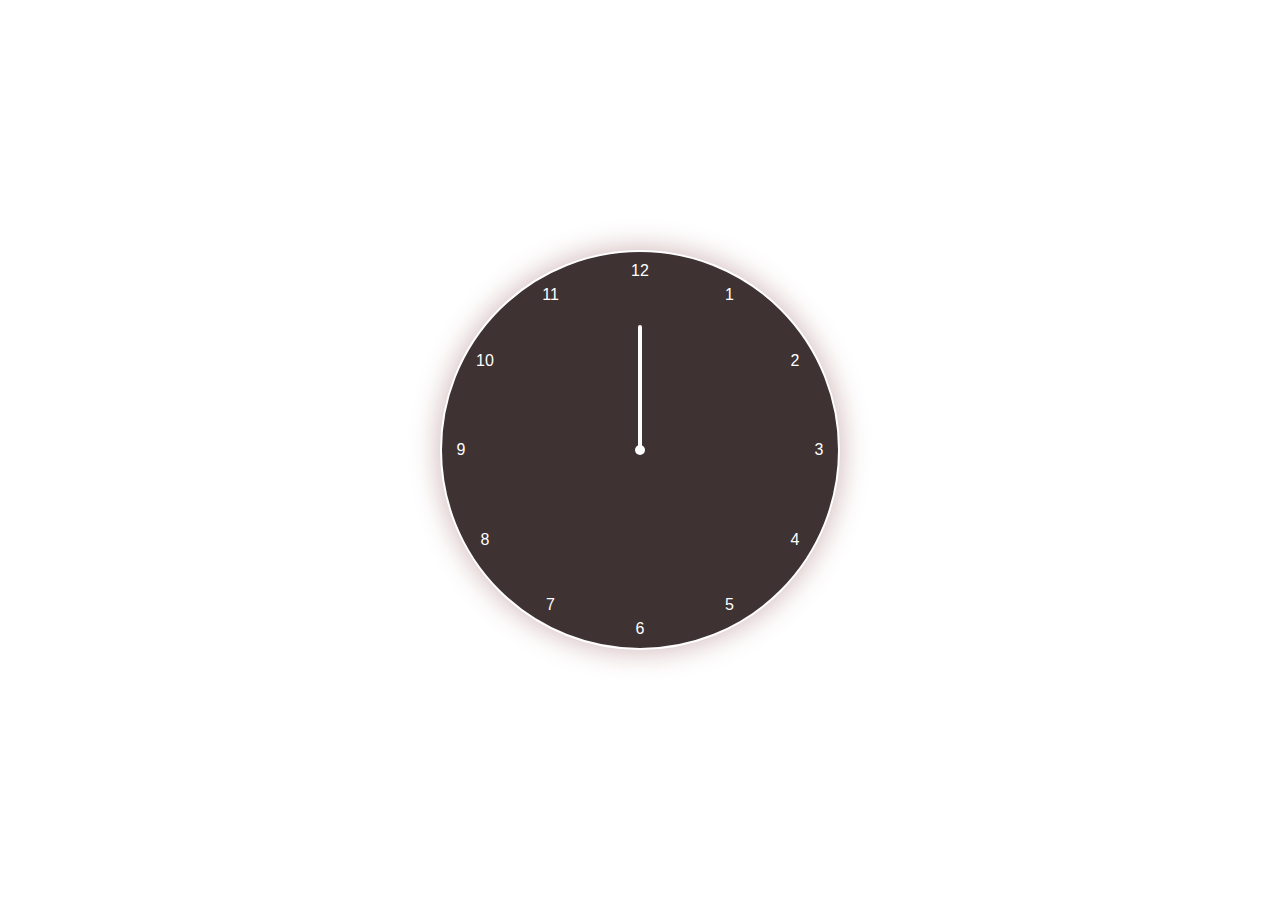
<file: index.html>
<html lang="en">
<head>
    <meta charset="UTF-8">
    <meta name="viewport" content="width=device-width, initial-scale=1.0">
    <title>Analog Clock</title>
    <link rel="stylesheet" href="analogclock.css">
</head>
<body>
        <div class="caintainer">
            <div class="clock">
                <div style="--clr:red; --h:90px;" id="hour" class="hand"><i></i></div>
                <div style="--clr:pink; --h:110px;" id="min" class="hand"><i></i></div>
                <div style="--clr:white; --h:125px;" id="sec" class="hand"><i></i></div>
                <span  style="--i:1"><p>1</p></span>
                <span  style="--i:2"><p>2</p></span>
                <span  style="--i:3"><p>3</p></span>
                <span  style="--i:4"><p>4</p></span>
                <span  style="--i:5"><p>5</p></span>
                <span  style="--i:6"><p>6</p></span>
                <span  style="--i:7"><p>7</p></span>
                <span  style="--i:8"><p>8</p></span>
                <span  style="--i:9"><p>9</p></span>
                <span  style="--i:10"><p>10</p></span>
                <span  style="--i:11"><p>11</p></span>
                <span  style="--i:12"><p>12</p></span>
            </div>
        </div>

</body>
<script src="analogclock.js" type="text/javascript"></script>
</html>
</file>
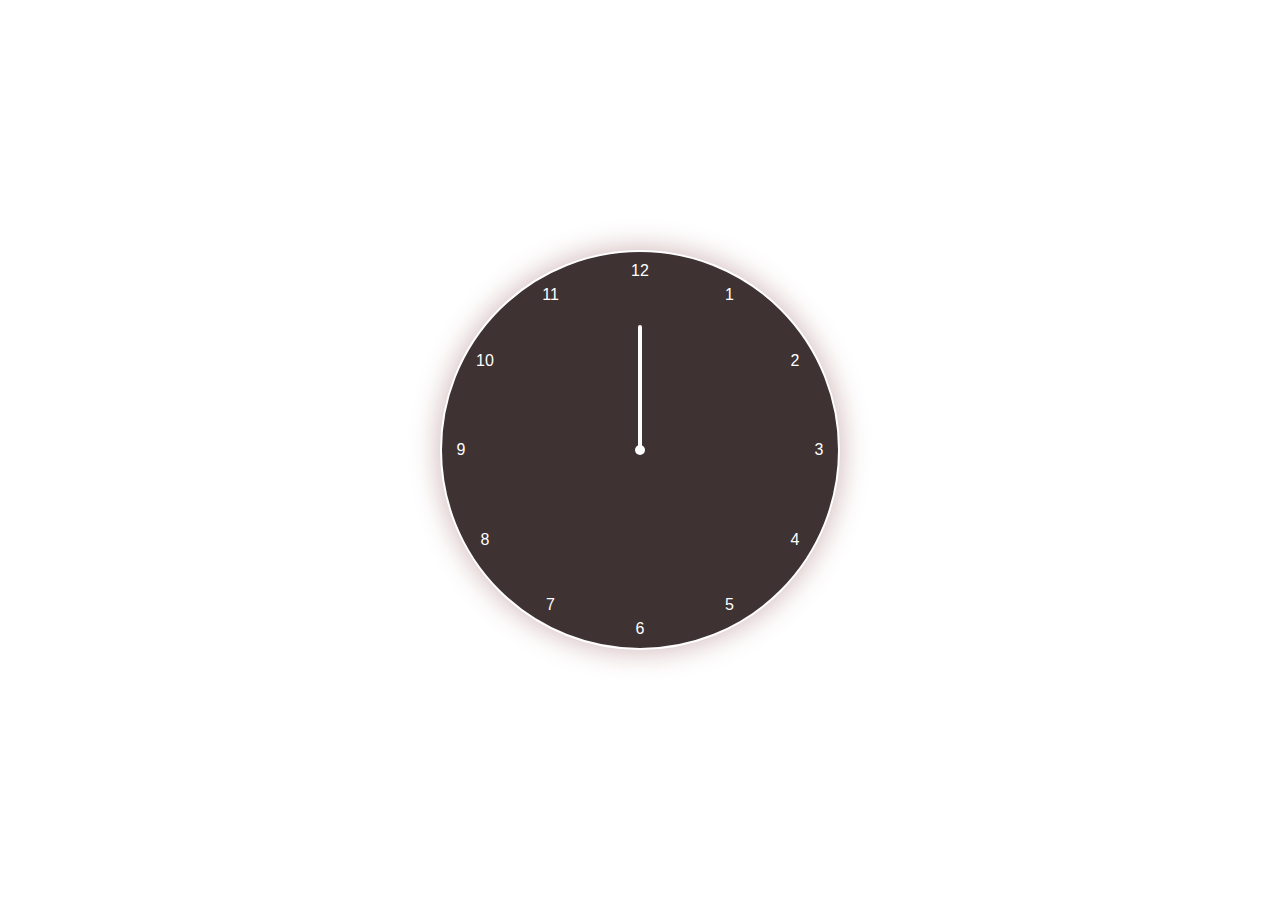
<file: analogclock.html>
<html lang="en">
<head>
    <meta charset="UTF-8">
    <meta name="viewport" content="width=device-width, initial-scale=1.0">
    <title>Analog Clock</title>
    <link rel="stylesheet" href="analogclock.css">
</head>
<body>
        <div class="caintainer">
            <div class="clock">
                <div style="--clr:red; --h:90px;" id="hour" class="hand"><i></i></div>
                <div style="--clr:pink; --h:110px;" id="min" class="hand"><i></i></div>
                <div style="--clr:white; --h:125px;" id="sec" class="hand"><i></i></div>
                <span  style="--i:1"><p>1</p></span>
                <span  style="--i:2"><p>2</p></span>
                <span  style="--i:3"><p>3</p></span>
                <span  style="--i:4"><p>4</p></span>
                <span  style="--i:5"><p>5</p></span>
                <span  style="--i:6"><p>6</p></span>
                <span  style="--i:7"><p>7</p></span>
                <span  style="--i:8"><p>8</p></span>
                <span  style="--i:9"><p>9</p></span>
                <span  style="--i:10"><p>10</p></span>
                <span  style="--i:11"><p>11</p></span>
                <span  style="--i:12"><p>12</p></span>
            </div>
        </div>

</body>
<script src="analogclock.js" type="text/javascript"></script>
</html>
</file>
<file: analogclock.css>
*{
    margin: 0;
    padding: 0;
    box-sizing: border-box;
    font-family: sans-serif;
    color: white;
}
body{
    height: 100vh;
   display: flex;
   justify-content: center;
   align-items: center;
   background-image:url("https://t4.ftcdn.net/jpg/01/26/83/63/360_F_126836354_83QSwGzlgcDLvHxJrCEKgcEcQsHRC7sA.jpg");
}
.caintainer{
    position: relative;
}
.clock{
    height: 400px;
    width: 400px;
    border: 2px solid white;
    border-radius: 50%;
    background-color: #3e3232;
    box-shadow: 0px 0px 30px rgb(205, 177, 177);
    display: flex;
    justify-content: center;
    align-items: center;
}
.clock span{
    position:absolute;
    text-align: center;
    transform: rotate(calc(30deg * var(--i)));
    inset: 12px;
}
.clock span p{
    transform: rotate(calc(-30deg * var(--i)));
}
.clock::before{
    content:"";
    position: absolute;
    width: 10px;
    height: 10px;
    border-radius:50%;
    background-color: white;
    z-index:1;
}
.hand{
    position:absolute;
    display: flex;
    justify-content: center;
    align-items:flex-end;
    
}
.hand i{
    position: absolute;
    background-color:var(--clr);
    width: 4px;
    height: var(--h);
    border-radius: 8px;

}
</file>
